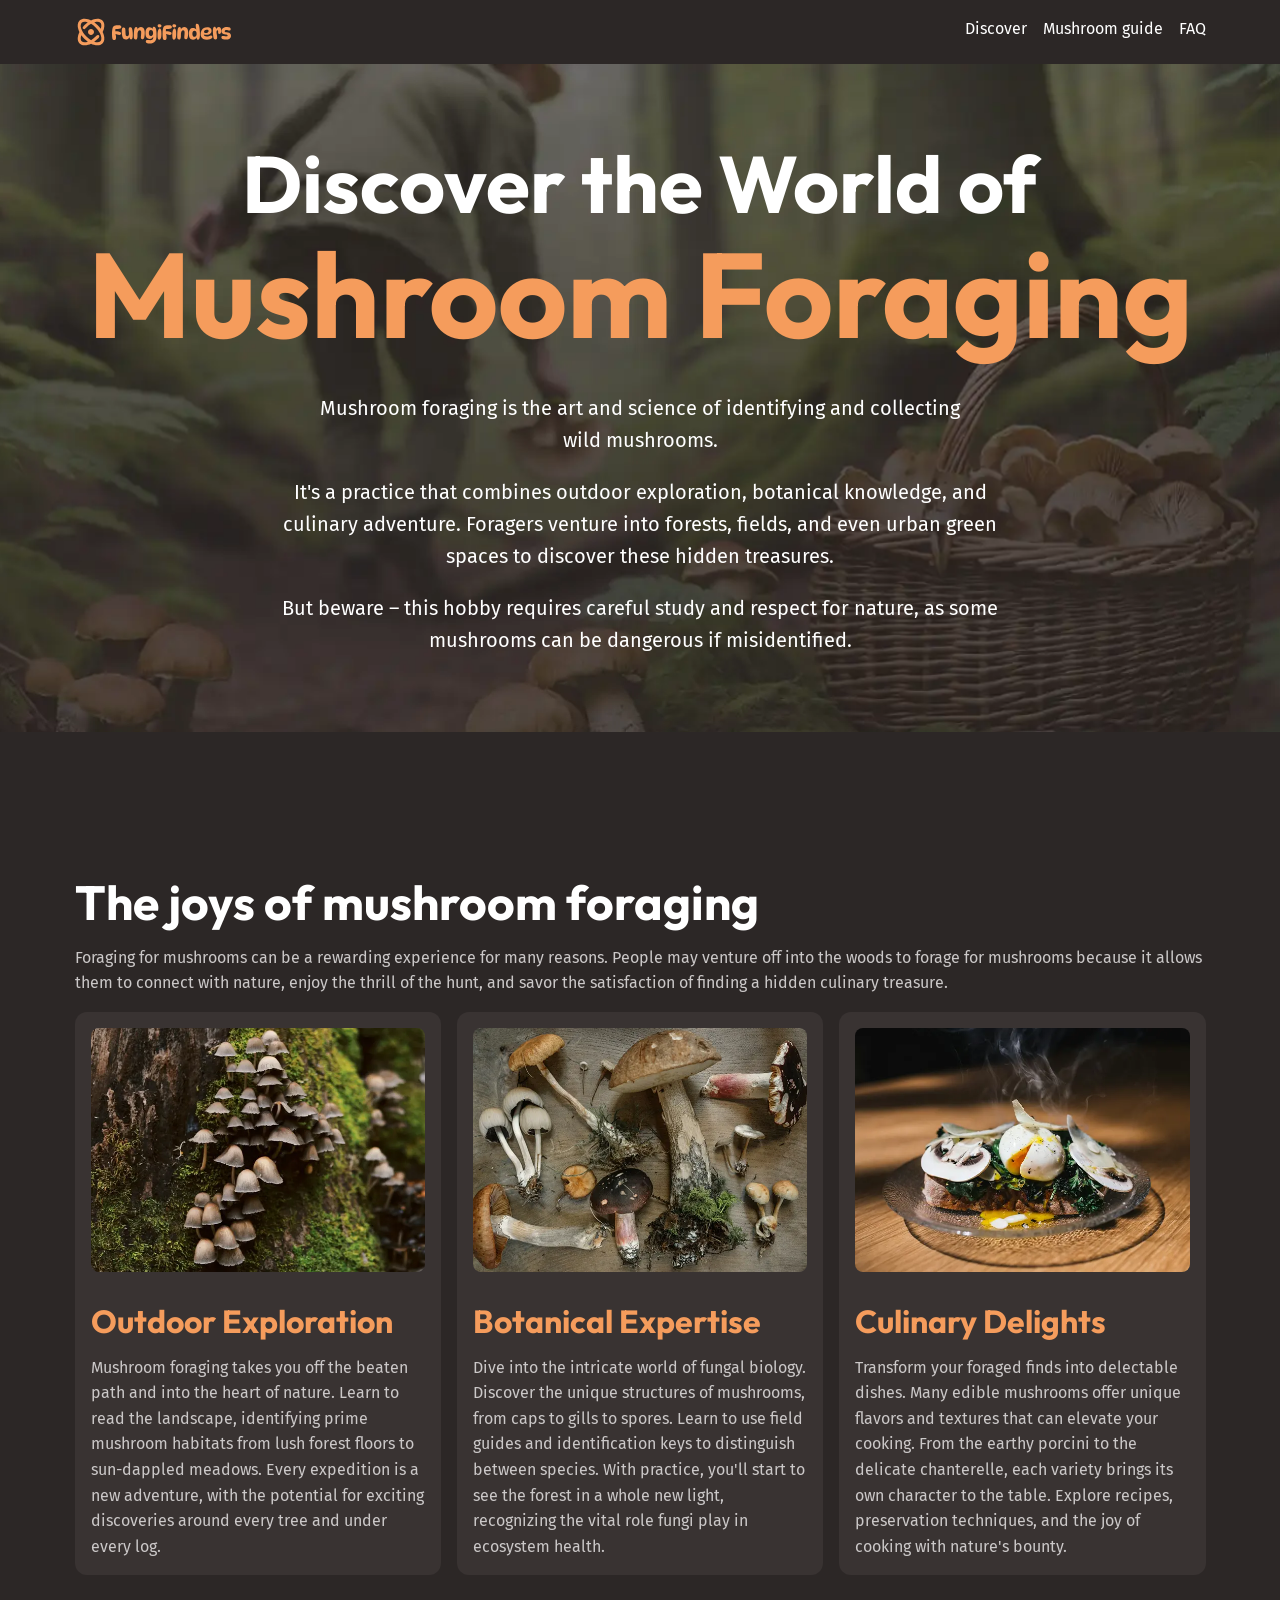
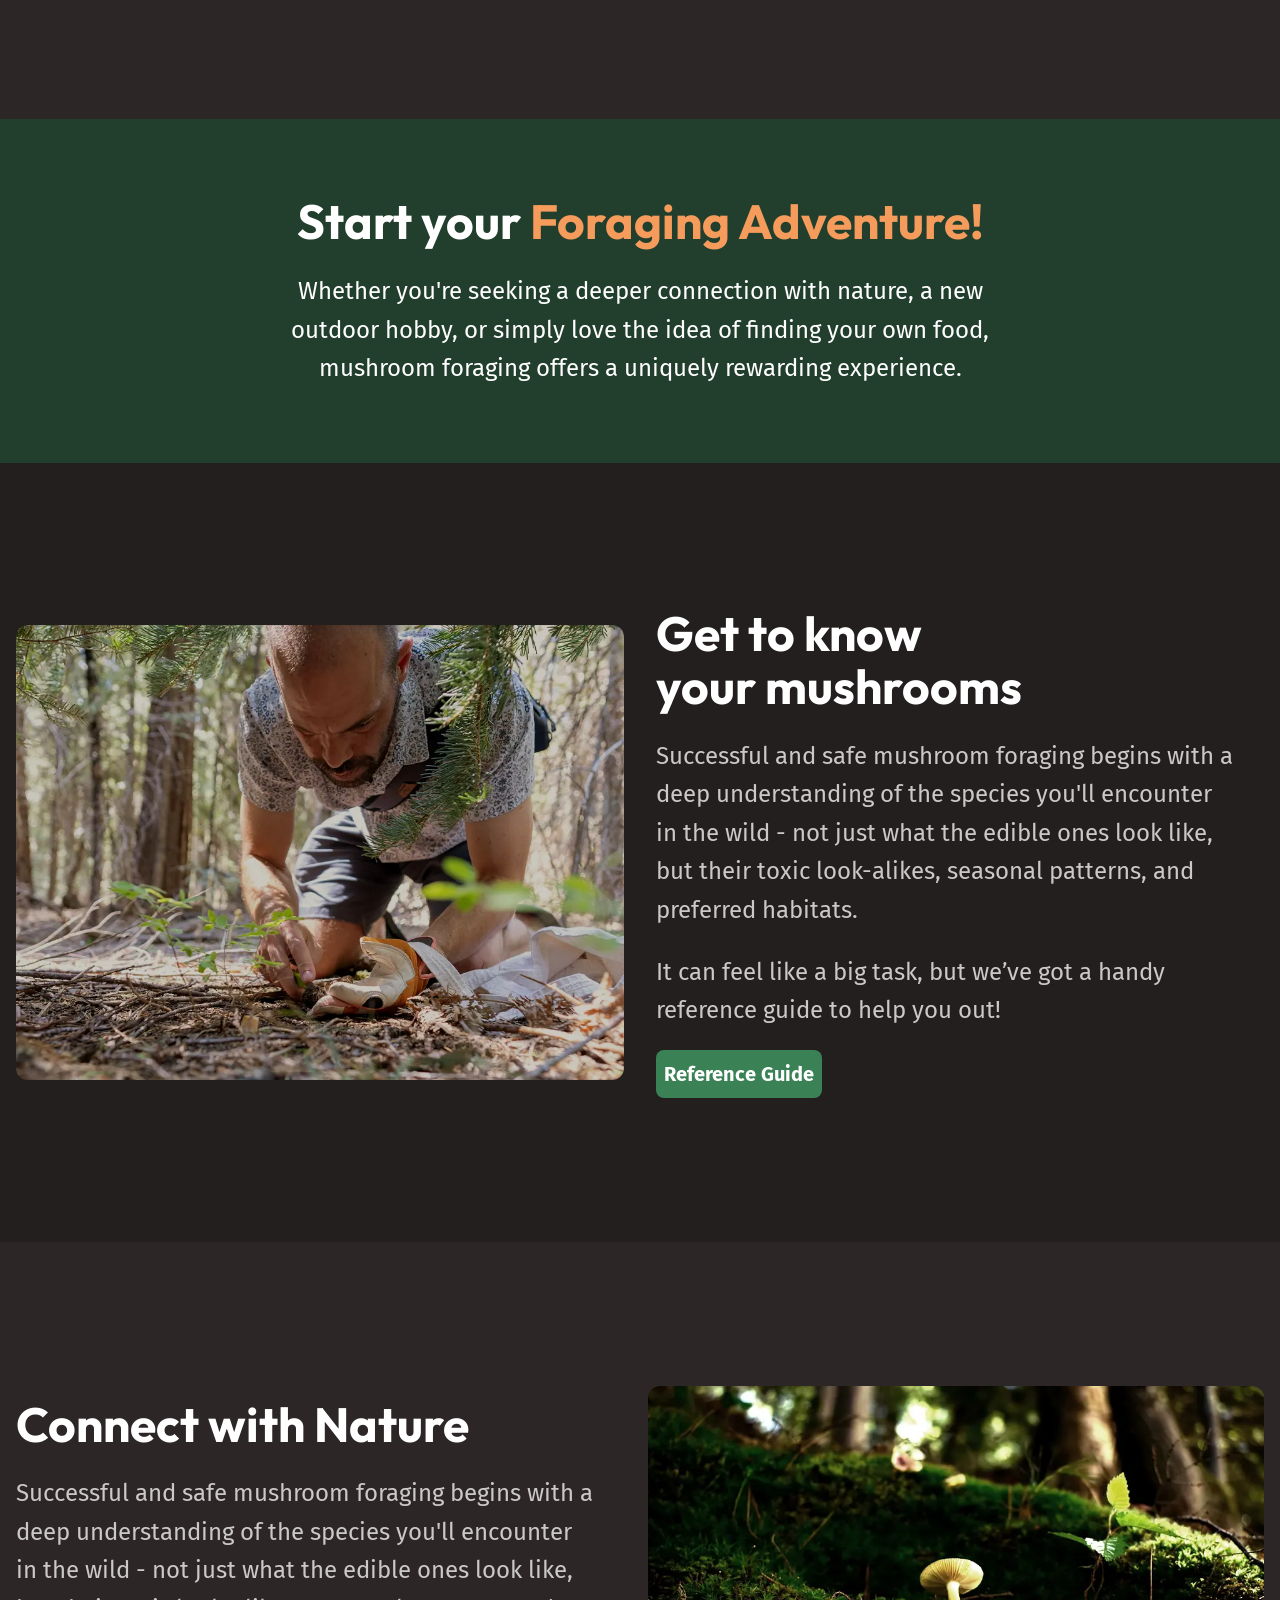
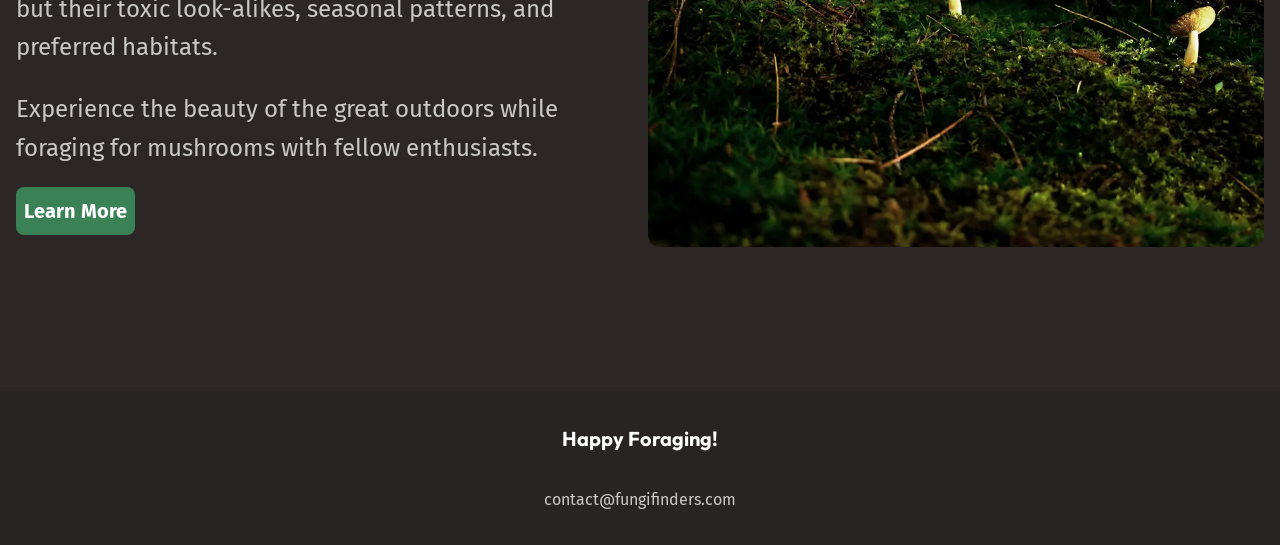
<file: index.html>
<!doctype html>
<html lang="en">
  <head>
    <meta charset="UTF-8" />
    <meta name="viewport" content="width=device-width, initial-scale=1.0" />
    <title>Document</title>

    <!-- googlefonts -->
    <link rel="preconnect" href="https://fonts.googleapis.com" />
    <link rel="preconnect" href="https://fonts.gstatic.com" crossorigin />
    <link
      href="https://fonts.googleapis.com/css2?family=Fira+Sans:wght@400;700&family=Outfit:wght@100..900&display=swap"
      rel="stylesheet"
    />
    <!-- styles -->
    <link rel="stylesheet" href="./styles/reset.css" />
    <link rel="stylesheet" href="./styles/colors.css" />
    <link rel="stylesheet" href="./styles/typography.css" />
    <link rel="stylesheet" href="./styles/styles.css" />
  </head>
  <body>
    <a class="skip-to-main" href="#main">Skip to main</a>
    <header class="primary-header">
      <div class="wrapper">
        <div class="primary-header__innner">
          <img src="assets/fungi-finders.svg" alt="Fungi Finders" />
          <button aria-controls="primary-nav" aria-expanded="false">
            <span class="sr-only">Menu</span>
            <img src="/assets/hamburger.svg" alt="" />
          </button>
          <nav id="primary-nav" class="primary-nav">
            <ul role="list">
              <li>
                <a href="/index.html">Discover</a>
              </li>
              <li>
                <a href="/mushroom-guide.html">Mushroom guide</a>
              </li>
              <li>
                <a href="/mushroom-guide.html#faq">FAQ</a>
              </li>
            </ul>
          </nav>
        </div>
      </div>
    </header>

    <main id="main">
      <section class="hero section" data-padding="compact">
        <div class="wrapper">
          <h1 class="hero__title">
            Discover the World of
            <span>Mushroom Foraging</span>
          </h1>
        </div>
        <div class="wrapper" data-width="narrow">
          <div class="flow">
            <p>
              Mushroom foraging is the art and science of identifying and
              collecting wild mushrooms.
            </p>
            <p>
              It's a practice that combines outdoor exploration, botanical
              knowledge, and culinary adventure. Foragers venture into forests,
              fields, and even urban green spaces to discover these hidden
              treasures.
            </p>
            <p>
              But beware – this hobby requires careful study and respect for
              nature, as some mushrooms can be dangerous if misidentified.
            </p>
          </div>
        </div>
      </section>

      <section class="section">
        <div class="wrapper flow">
          <h2 class="section-title">The joys of mushroom foraging</h2>
          <p>
            Foraging for mushrooms can be a rewarding experience for many
            reasons. People may venture off into the woods to forage for
            mushrooms because it allows them to connect with nature, enjoy the
            thrill of the hunt, and savor the satisfaction of finding a hidden
            culinary treasure.
          </p>
          <div class="equal-columns">
            <div class="card grid-flow">
              <div class="flow">
                <img
                  src="/assets/outdoor-exploration.webp"
                  alt="Tightly grouped brown mushrooms growing up the base on a mossy tree trunk."
                />
                <h3 class="card__title">Outdoor Exploration</h3>
                <p>
                  Mushroom foraging takes you off the beaten path and into the
                  heart of nature. Learn to read the landscape, identifying
                  prime mushroom habitats from lush forest floors to sun-dappled
                  meadows. Every expedition is a new adventure, with the
                  potential for exciting discoveries around every tree and under
                  every log.
                </p>
              </div>
            </div>
            <div class="card grid-flow">
              <div class="flow">
                <img
                  src="/assets/botanical-expertise.webp"
                  alt="Wild mushrooms on a table."
                />
                <h3 class="card__title">Botanical Expertise</h3>
                <p>
                  Dive into the intricate world of fungal biology. Discover the
                  unique structures of mushrooms, from caps to gills to spores.
                  Learn to use field guides and identification keys to
                  distinguish between species. With practice, you'll start to
                  see the forest in a whole new light, recognizing the vital
                  role fungi play in ecosystem health.
                </p>
              </div>
            </div>
            <div class="card grid-flow">
              <div class="flow">
                <img
                  src="/assets/culinary-delight.webp"
                  alt="A plate of food with mushrooms on top."
                />
                <h3 class="card__title">Culinary Delights</h3>
                <p>
                  Transform your foraged finds into delectable dishes. Many
                  edible mushrooms offer unique flavors and textures that can
                  elevate your cooking. From the earthy porcini to the delicate
                  chanterelle, each variety brings its own character to the
                  table. Explore recipes, preservation techniques, and the joy
                  of cooking with nature's bounty.
                </p>
              </div>
            </div>
          </div>
        </div>
      </section>

      <section
        class="section text-center background-accent"
        data-padding="compact"
      >
        <div class="wrapper" data-width="narrow">
          <div class="flow">
            <h2 class="section-title">
              Start your <span class="text-brand">Foraging Adventure!</span>
            </h2>
            <p class="font-size-lg text-high-contrast">
              Whether you're seeking a deeper connection with nature, a new
              outdoor hobby, or simply love the idea of finding your own food,
              mushroom foraging offers a uniquely rewarding experience.
            </p>
          </div>
        </div>
      </section>

      <section class="section background-extra-dark">
        <div
          class="wrapper equal-columns"
          data-width="wide"
          data-gap="large"
          data-alignment="centered"
        >
          <div>
            <img
              src="assets/get-to-know.webp"
              alt="A man on his hands and knees harvesting a wild mushroom in the forest."
            />
          </div>
          <div class="flow font-size-lg">
            <h2 class="section-title">Get to know your mushrooms</h2>
            <p>
              Successful and safe mushroom foraging begins with a deep
              understanding of the species you'll encounter in the wild - not
              just what the edible ones look like, but their toxic look-alikes,
              seasonal patterns, and preferred habitats.
            </p>
            <p>
              It can feel like a big task, but we’ve got a handy reference guide
              to help you out!
            </p>
            <a class="button" href="/mushroom-guide.html"
              ><span class="sr-only"
                >Learn more about the wild mushrooms using our handy</span
              >Reference Guide</a
            >
          </div>
        </div>
      </section>

      <section class="section">
        <div
          class="wrapper equal-columns"
          data-width="wide"
          data-alignment="centered"
        >
          <div class="flow font-size-lg">
            <h2 class="section-title">Connect with Nature</h2>
            <p>
              Successful and safe mushroom foraging begins with a deep
              understanding of the species you'll encounter in the wild - not
              just what the edible ones look like, but their toxic look-alikes,
              seasonal patterns, and preferred habitats.
            </p>
            <p>
              Experience the beauty of the great outdoors while foraging for
              mushrooms with fellow enthusiasts.
            </p>
            <a class="button" href="/mushroom-guide.html#faq"
              >Learn More
              <span class="sr-only">
                about the different types of mushrooms using our handy mushroom
                guide.
              </span></a
            >
          </div>
          <div>
            <img
              src="assets/nature.webp"
              alt="two small white mushrooms growing on a mossy forest floor."
            />
          </div>
        </div>
      </section>
    </main>

    <footer class="primary-footer">
      <p>Happy Foraging!</p>
      <a href="mailto:contact@fungifinders.com">contact@fungifinders.com</a>
    </footer>

    <script src="scripts/main.js"></script>
  </body>
</html>
</file>
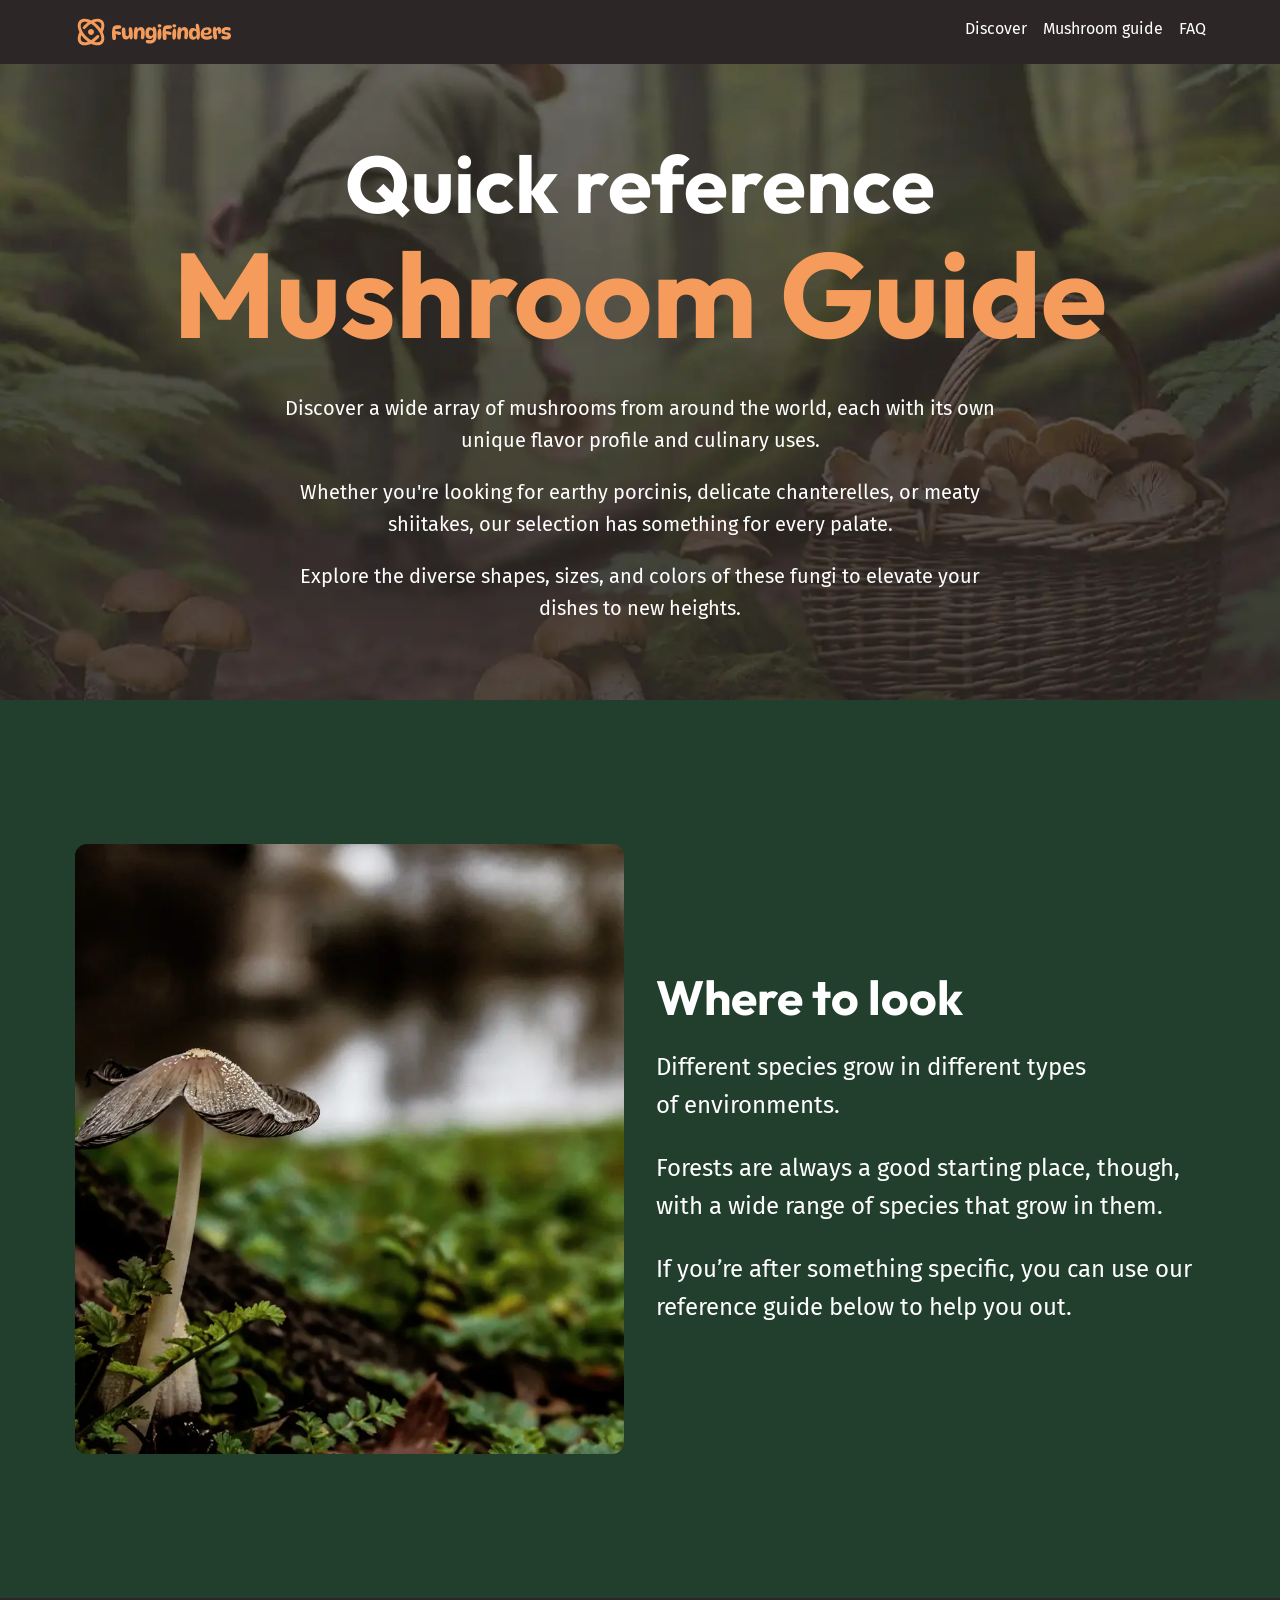
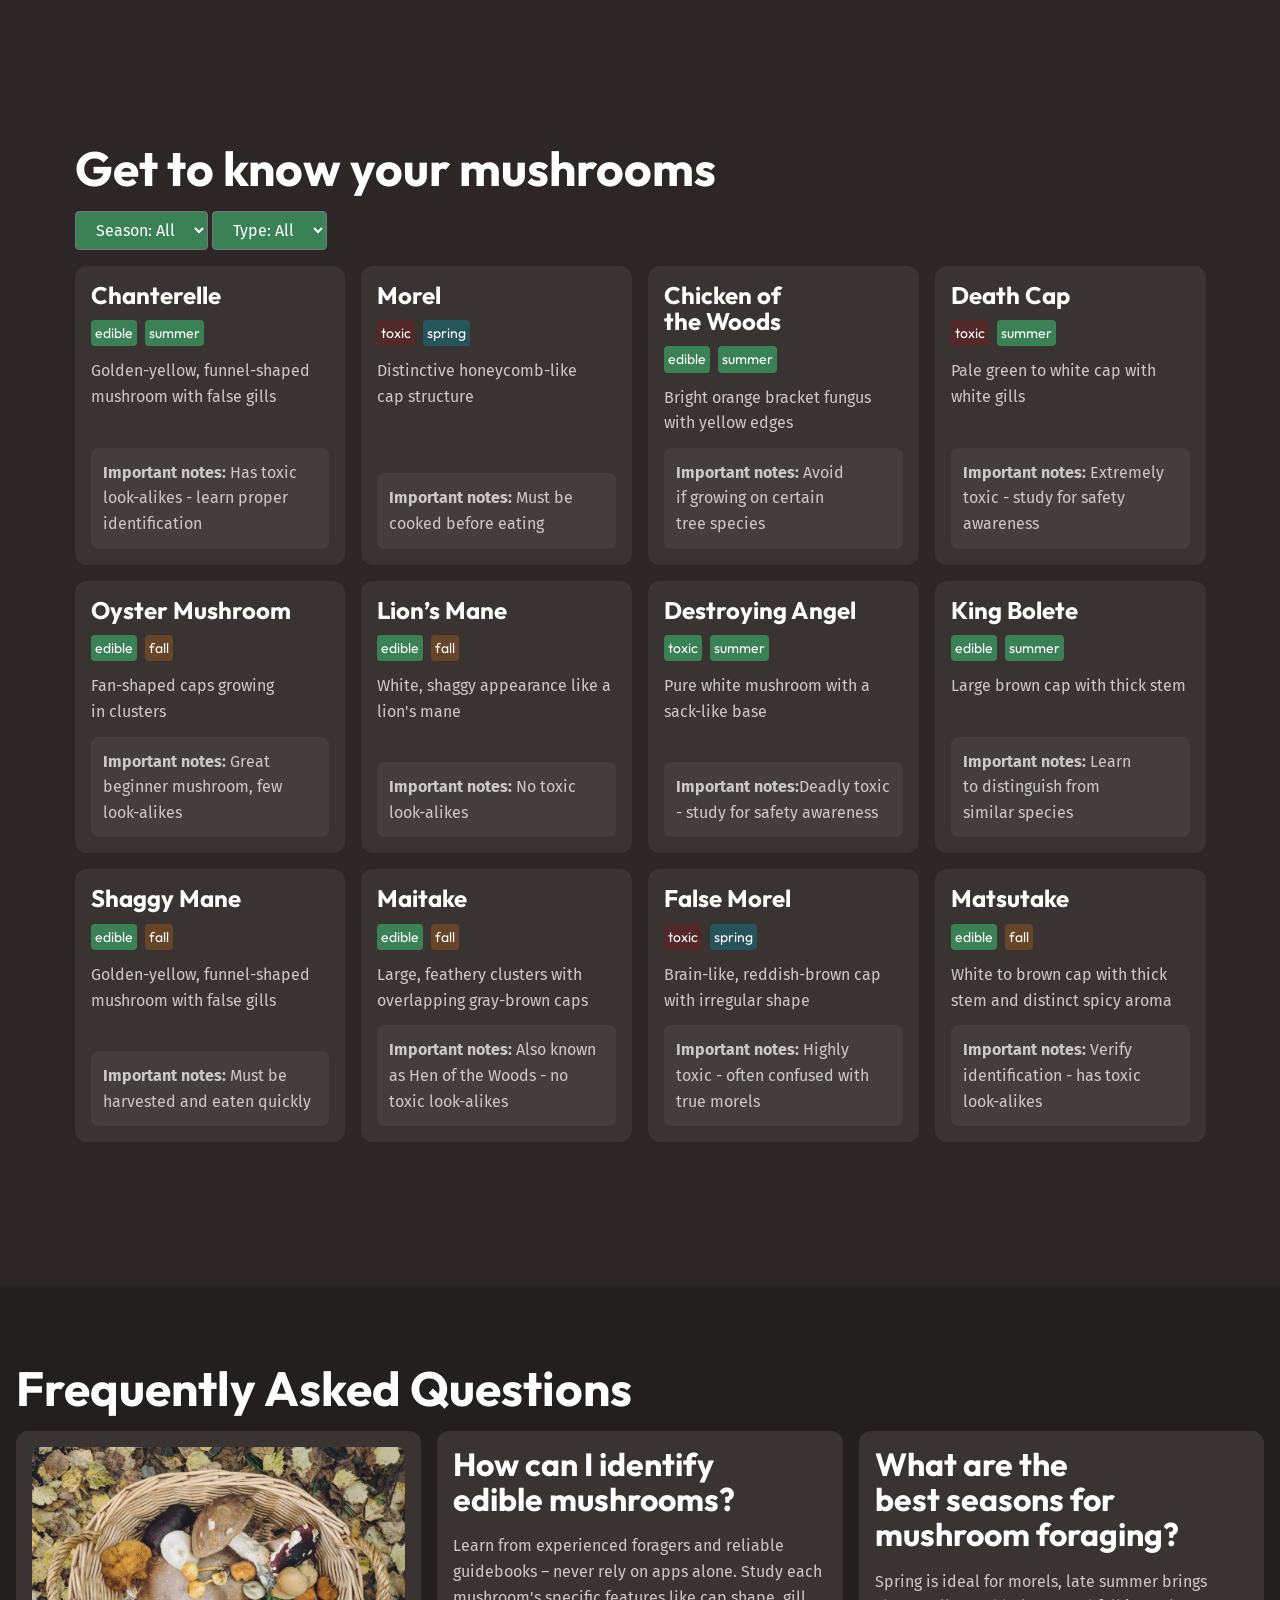
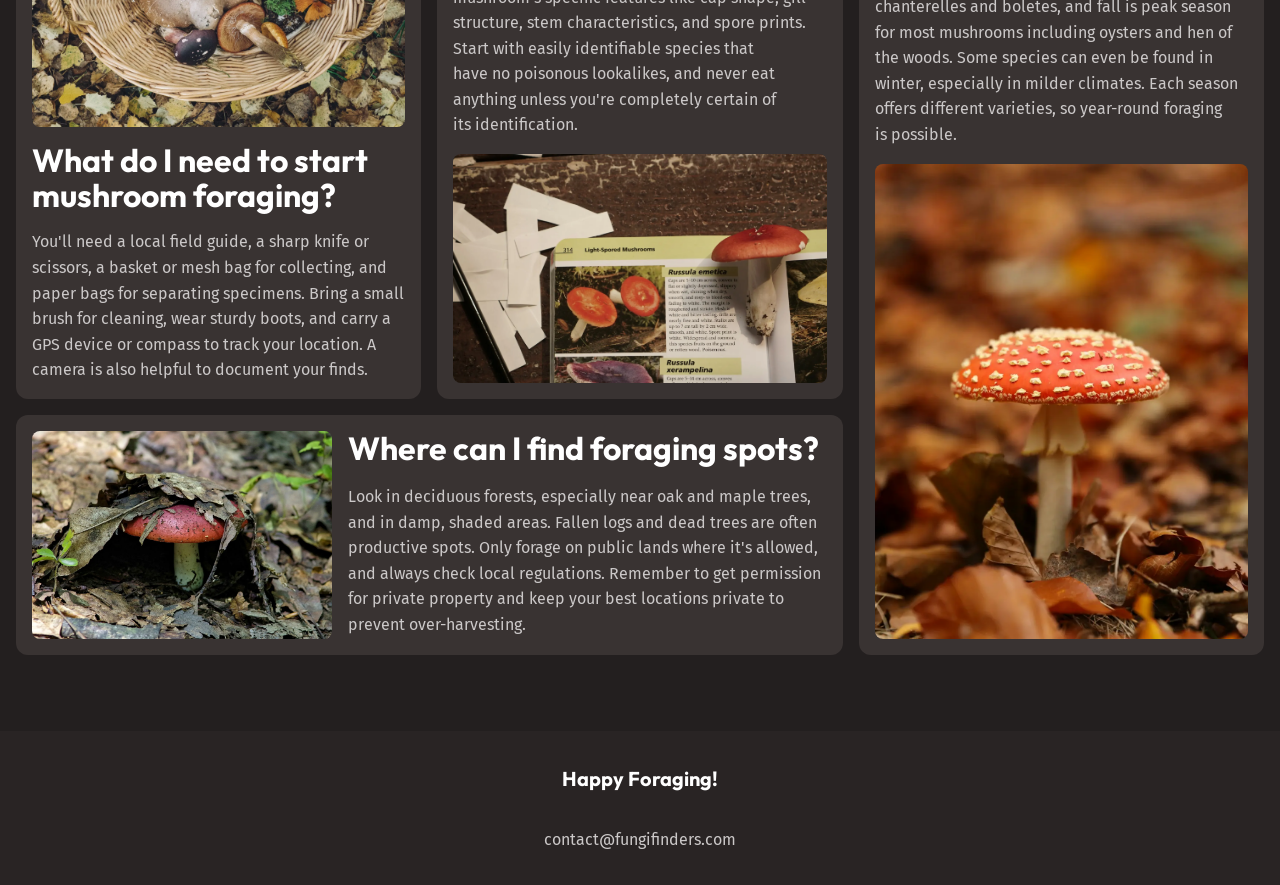
<file: mushroom-guide.html>
<!doctype html>
<html lang="en">
  <head>
    <meta charset="UTF-8" />
    <meta name="viewport" content="width=device-width, initial-scale=1.0" />
    <title>Document</title>

    <!-- googlefonts -->
    <link rel="preconnect" href="https://fonts.googleapis.com" />
    <link rel="preconnect" href="https://fonts.gstatic.com" crossorigin />
    <link
      href="https://fonts.googleapis.com/css2?family=Fira+Sans:wght@400;700&family=Outfit:wght@100..900&display=swap"
      rel="stylesheet"
    />
    <!-- styles -->
    <link rel="stylesheet" href="./styles/reset.css" />
    <link rel="stylesheet" href="./styles/colors.css" />
    <link rel="stylesheet" href="./styles/typography.css" />
    <link rel="stylesheet" href="./styles/styles.css" />
  </head>
  <body>
    <a class="skip-to-main" href="#main">Skip to main</a>
    <header class="primary-header">
      <div class="wrapper">
        <div class="primary-header__innner">
          <img src="assets/fungi-finders.svg" alt="Fungi Finders" />
          <button aria-controls="primary-nav" aria-expanded="false">
            <span class="sr-only">Menu</span>
            <img src="/assets/hamburger.svg" alt="" />
          </button>
          <nav id="primary-nav" class="primary-nav">
            <ul role="list">
              <li>
                <a href="/index.html">Discover</a>
              </li>
              <li>
                <a href="/mushroom-guide.html">Mushroom guide</a>
              </li>
              <li>
                <a href="/mushroom-guide.html#faq">FAQ</a>
              </li>
            </ul>
          </nav>
        </div>
      </div>
    </header>

    <main id="main">
      <section class="hero section" data-padding="compact">
        <div class="wrapper">
          <h1 class="hero__title">
            Quick reference<span>Mushroom Guide</span>
          </h1>
        </div>
        <div class="wrapper" data-width="narrow">
          <div class="flow">
            <p>
              Discover a wide array of mushrooms from around the world, each
              with its own unique flavor profile and culinary uses.
            </p>

            <p>
              Whether you're looking for earthy porcinis, delicate chanterelles,
              or meaty shiitakes, our selection has something for every palate.
            </p>

            <p>
              Explore the diverse shapes, sizes, and colors of these fungi to
              elevate your dishes to new heights.
            </p>
          </div>
        </div>
      </section>

      <section class="section background-accent">
        <div class="wrapper">
          <div class="equal-columns" data-alignment="centered" data-gap="large">
            <div>
              <img
                src="/assets/where-to-look.webp"
                alt="َA white mushroom with a large cap growing on the forest floor."
              />
            </div>
            <div class="flow font-size-lg text-high-contrast">
              <h2 class="section-title">Where to look</h2>
              <p>Different species grow in different types of environments.</p>
              <p>
                Forests are always a good starting place, though, with a wide
                range of species that grow in them.
              </p>
              <p>
                If you’re after something specific, you can use our reference
                guide below to help you out.
              </p>
            </div>
          </div>
        </div>
      </section>

      <section class="section mushroom-guide">
        <div class="wrapper flow">
          <h2 class="section-title">Get to know your mushrooms</h2>
          <div class="flex-group">
            <select name="season" id="season" hidden>
              <option value="all">Season: All</option>
              <option value="spring">Spring</option>
              <option value="summer">Summer</option>
              <option value="fall">Fall</option>
            </select>
            <select name="edible" id="edible" hidden>
              <option value="all">Type: All</option>
              <option value="edible">Edible</option>
              <option value="toxic">Toxic</option>
            </select>
          </div>

          <div class="grid-auto-fill">
            <div class="card">
              <h3 class="card__title">Chanterelle</h3>
              <ul
                class="tag-list"
                role="list"
                aria-label="Mushroom characteristics"
              >
                <li data-edible="edible">
                  <span class="sr-only">This mushroom is</span>
                  edible
                </li>
                <li data-season="summer">
                  <span class="sr-only"
                    >You can harvest this mushroom in the</span
                  >
                  summer
                </li>
              </ul>

              <p>Golden-yellow, funnel-shaped mushroom with false gills</p>
              <p class="card__note">
                <strong>Important notes:</strong> Has toxic look-alikes - learn
                proper identification
              </p>
            </div>
            <div class="card">
              <h3 class="card__title">Morel</h3>
              <ul
                class="tag-list"
                role="list"
                aria-label="Mushroom characteristics"
              >
                <li data-edible="toxic">
                  <span class="sr-only">This mushroom is</span>
                  toxic
                </li>
                <li data-season="spring">
                  <span class="sr-only"
                    >You can harvest this mushroom in the</span
                  >
                  spring
                </li>
              </ul>

              <p>Distinctive honeycomb-like cap structure</p>
              <p class="card__note">
                <strong>Important notes:</strong> Must be cooked before eating
              </p>
            </div>

            <div class="card">
              <h3 class="card__title">Chicken of the Woods</h3>
              <ul
                class="tag-list"
                role="list"
                aria-label="Mushroom characteristics"
              >
                <li data-edible="edible">
                  <span class="sr-only">This mushroom is</span>
                  edible
                </li>
                <li data-season="summer">
                  <span class="sr-only"
                    >You can harvest this mushroom in the</span
                  >
                  summer
                </li>
              </ul>

              <p>Bright orange bracket fungus with yellow edges</p>
              <p class="card__note">
                <strong>Important notes:</strong> Avoid if growing on certain
                tree species
              </p>
            </div>

            <div class="card">
              <h3 class="card__title">Death Cap</h3>
              <ul
                class="tag-list"
                role="list"
                aria-label="Mushroom characteristics"
              >
                <li data-edible="toxic">
                  <span class="sr-only">This mushroom is</span>
                  toxic
                </li>
                <li data-season="summer">
                  <span class="sr-only"
                    >You can harvest this mushroom in the</span
                  >
                  summer
                </li>
              </ul>

              <p>Pale green to white cap with white gills</p>
              <p class="card__note">
                <strong>Important notes:</strong> Extremely toxic - study for
                safety awareness
              </p>
            </div>
            <div class="card">
              <h3 class="card__title">Oyster Mushroom</h3>
              <ul
                class="tag-list"
                role="list"
                aria-label="Mushroom characteristics"
              >
                <li data-edible="edible">
                  <span class="sr-only">This mushroom is</span>
                  edible
                </li>
                <li data-season="fall">
                  <span class="sr-only"
                    >You can harvest this mushroom in the</span
                  >
                  fall
                </li>
              </ul>

              <p>Fan-shaped caps growing in clusters</p>
              <p class="card__note">
                <strong>Important notes:</strong> Great beginner mushroom, few
                look-alikes
              </p>
            </div>
            <div class="card">
              <h3 class="card__title">Lion’s Mane</h3>
              <ul
                class="tag-list"
                role="list"
                aria-label="Mushroom characteristics"
              >
                <li data-edible="edible">
                  <span class="sr-only">This mushroom is</span>
                  edible
                </li>
                <li data-season="fall">
                  <span class="sr-only"
                    >You can harvest this mushroom in the</span
                  >
                  fall
                </li>
              </ul>

              <p>White, shaggy appearance like a lion's mane</p>
              <p class="card__note">
                <strong>Important notes:</strong> No toxic look-alikes
              </p>
            </div>
            <div class="card">
              <h3 class="card__title">Destroying Angel</h3>
              <ul
                class="tag-list"
                role="list"
                aria-label="Mushroom characteristics"
              >
                <li data-edible="edible">
                  <span class="sr-only">This mushroom is</span>
                  toxic
                </li>
                <li data-season="summer">
                  <span class="sr-only"
                    >You can harvest this mushroom in the</span
                  >
                  summer
                </li>
              </ul>

              <p>Pure white mushroom with a sack-like base</p>
              <p class="card__note">
                <strong>Important notes:</strong>Deadly toxic - study for safety
                awareness
              </p>
            </div>
            <div class="card">
              <h3 class="card__title">King Bolete</h3>
              <ul
                class="tag-list"
                role="list"
                aria-label="Mushroom characteristics"
              >
                <li data-edible="edible">
                  <span class="sr-only">This mushroom is</span>
                  edible
                </li>
                <li data-season="summer">
                  <span class="sr-only"
                    >You can harvest this mushroom in the</span
                  >
                  summer
                </li>
              </ul>

              <p>Large brown cap with thick stem</p>
              <p class="card__note">
                <strong>Important notes:</strong> Learn to distinguish from
                similar species
              </p>
            </div>
            <div class="card">
              <h3 class="card__title">Shaggy Mane</h3>
              <ul
                class="tag-list"
                role="list"
                aria-label="Mushroom characteristics"
              >
                <li data-edible="edible">
                  <span class="sr-only">This mushroom is</span>
                  edible
                </li>
                <li data-season="fall">
                  <span class="sr-only"
                    >You can harvest this mushroom in the</span
                  >
                  fall
                </li>
              </ul>

              <p>Golden-yellow, funnel-shaped mushroom with false gills</p>
              <p class="card__note">
                <strong>Important notes:</strong> Must be harvested and eaten
                quickly
              </p>
            </div>
            <div class="card">
              <h3 class="card__title">Maitake</h3>
              <ul
                class="tag-list"
                role="list"
                aria-label="Mushroom characteristics"
              >
                <li data-edible="edible">
                  <span class="sr-only">This mushroom is</span>
                  edible
                </li>
                <li data-season="fall">
                  <span class="sr-only"
                    >You can harvest this mushroom in the</span
                  >
                  fall
                </li>
              </ul>

              <p>Large, feathery clusters with overlapping gray-brown caps</p>
              <p class="card__note">
                <strong>Important notes:</strong> Also known as Hen of the Woods
                - no toxic look-alikes
              </p>
            </div>
            <div class="card">
              <h3 class="card__title">False Morel</h3>
              <ul
                class="tag-list"
                role="list"
                aria-label="Mushroom characteristics"
              >
                <li data-edible="toxic">
                  <span class="sr-only">This mushroom is</span>
                  toxic
                </li>
                <li data-season="spring">
                  <span class="sr-only"
                    >You can harvest this mushroom in the</span
                  >
                  spring
                </li>
              </ul>

              <p>Brain-like, reddish-brown cap with irregular shape</p>
              <p class="card__note">
                <strong>Important notes:</strong> Highly toxic - often confused
                with true morels
              </p>
            </div>
            <div class="card">
              <h3 class="card__title">Matsutake</h3>
              <ul
                class="tag-list"
                role="list"
                aria-label="Mushroom characteristics"
              >
                <li data-edible="edible">
                  <span class="sr-only">This mushroom is</span>
                  edible
                </li>
                <li data-season="fall">
                  <span class="sr-only"
                    >You can harvest this mushroom in the</span
                  >
                  fall
                </li>
              </ul>

              <p>White to brown cap with thick stem and distinct spicy aroma</p>
              <p class="card__note">
                <strong>Important notes:</strong> Verify identification - has
                toxic look-alikes
              </p>
            </div>
          </div>
            
          <div class="no-results-message" hidden>
            No cards match these filters
          </div>
        </div>
      </section>

      <!-- FAQ section -->
      <section class="background-extra-dark section" data-padding="compact">
        <div id="faq" class="wrapper flow" data-width="wide">
          <h2 class="section-title">Frequently Asked Questions</h2>
          <div class="faq-bento">
            <div class="card">
              <img
                src="/assets/start-foraging.webp"
                alt="a basket full of a viarity of wild mushrooms"
              />
              <h3 class="card__title">
                What do I need to start mushroom foraging?
              </h3>
              <p>
                You'll need a local field guide, a sharp knife or scissors, a
                basket or mesh bag for collecting, and paper bags for separating
                specimens. Bring a small brush for cleaning, wear sturdy boots,
                and carry a GPS device or compass to track your location. A
                camera is also helpful to document your finds.
              </p>
            </div>

            <div class="card">
              <img
                src="/assets/identify-mushrooms.webp"
                alt="A wild mushroom on top of a page in a mushroom identification book, giving detailed information about that mushroom"
              />
              <h3 class="card__title">How can I identify edible mushrooms?</h3>
              <p>
                Learn from experienced foragers and reliable guidebooks – never
                rely on apps alone. Study each mushroom's specific features like
                cap shape, gill structure, stem characteristics, and spore
                prints. Start with easily identifiable species that have no
                poisonous lookalikes, and never eat anything unless you're
                completely certain of its identification.
              </p>
            </div>

            <div class="card">
              <img
                src="/assets/where-to-find.webp"
                alt="A mushroom under a pile of leaves, with only one side of it visible"
              />
              <h3 class="card__title">Where can I find foraging spots?</h3>
              <p>
                Look in deciduous forests, especially near oak and maple trees,
                and in damp, shaded areas. Fallen logs and dead trees are often
                productive spots. Only forage on public lands where it's
                allowed, and always check local regulations. Remember to get
                permission for private property and keep your best locations
                private to prevent over-harvesting.
              </p>
            </div>

            <div class="card">
              <img
                src="/assets/best-seasons.webp"
                alt="A white stemmed mushroom, with a bright orange cap with white spots"
              />
              <h3 class="card__title">
                What are the best seasons for mushroom foraging?
              </h3>
              <p>
                Spring is ideal for morels, late summer brings chanterelles and
                boletes, and fall is peak season for most mushrooms including
                oysters and hen of the woods. Some species can even be found in
                winter, especially in milder climates. Each season offers
                different varieties, so year-round foraging is possible.
              </p>
            </div>
          </div>
        </div>
      </section>
    </main>

    <footer class="primary-footer">
      <p>Happy Foraging!</p>
      <a href="mailto:contact@fungifinders.com">contact@fungifinders.com</a>
    </footer>

    <script src="scripts/main.js"></script>
    <script src="scripts/crad-filter.js"></script>
  </body>
</html>
</file>
<file: styles/colors.css>
:root {
  --clr-white: hsl(0, 0%, 100%);

  --clr-gray-100: hsl(0, 2%, 79%);

  --clr-brand-400: hsl(25, 88%, 75%);
  --clr-brand-500: hsl(25, 88%, 66%);

  --clr-green-400: hsl(143, 19%, 49%);
  --clr-green-500: hsl(143, 38%, 37%);
  --clr-green-600: hsl(145, 29%, 19%);

  --clr-brown-500: hsl(10, 5%, 25%);
  --clr-brown-600: hsl(9, 7%, 21%);
  --clr-brown-700: hsl(9, 8%, 16%);
  --clr-brown-800: hsl(0, 6%, 15%);
  --clr-brown-900: hsl(0, 6%, 13%);

  --clr-orange-500: hsl(28, 43%, 28%);

  --clr-red-500: hsl(359, 34%, 24%);

  --clr-teal-500: hsl(186, 42%, 25%);
}
</file>
<file: styles/typography.css>
:root {
  --ff-heading: "Outfit", sans-serif;
  --ff-body: "Fira Sans", sans-serif;

  --fs-300: 0.875rem;
  --fs-400: 1rem;
  --fs-500: 1.125rem;
  --fs-600: 1.25rem;
  --fs-700: 1.5rem;
  --fs-800: 2rem;
  --fs-900: 3.75rem;
  --fs-1000: 3.75rem;

  @media (width > 760px) {
    --fs-300: 0.875rem;
    --fs-400: 1rem;
    --fs-500: 1.25rem;
    --fs-600: 1.5rem;
    --fs-700: 2rem;
    --fs-800: 3rem;
    --fs-900: 5rem;
    --fs-1000: 7.5rem;
  }
}
</file>
<file: styles/styles.css>
:root {
  --text-main: var(--clr-gray-100);
  --text-high-contrast: var(--clr-white);
  --text-brand: var(--clr-brand-500);
  --text-brand-light: var(--clr-brand-400);

  --background-accent-light: var(--clr-green-400);
  --background-accent-main: var(--clr-green-500);
  --background-accent-dark: var(--clr-green-600);

  --background-extra-light: var(--clr-brown-500);
  --background-light: var(--clr-brown-600);
  --background-main: var(--clr-brown-700);
  --background-dark: var(--clr-brown-800);
  --background-extra-dark: var(--clr-brown-900);

  --font-family-heading: var(--ff-heading);
  --font-family-body: var(--ff-body);

  --font-size-heading-sm: var(--fs-700);
  --font-size-heading-regular: var(--fs-800);
  --font-size-heading-lg: var(--fs-900);
  --font-size-heading-xl: var(--fs-1000);

  --font-size-sm: var(--fs-300);
  --font-size-regular: var(--fs-400);
  --font-size-md: var(--fs-500);
  --font-size-lg: var(--fs-600);

  --border-radius-1: 0.25rem;
  --border-radius-2: 0.5rem;
  --border-radius-3: 0.75rem;
}

@view-transition {
  navigation: auto;
}

@layer reset {
  html {
    font-family: var(--ff-body);
    line-height: 1.6;
    scroll-padding: 3rem;
  }

  @media (prefers-reduced-motion: no-preference) {
    html {
      scroll-behavior: smooth;
    }
  }

  body {
    background-color: var(--background-main);
    color: var(--text-main);
    font-size: var(--font-size-regular);

    h1,
    h2,
    h3,
    h4 {
      font-family: var(--ff-heading);
      color: var(--text-high-contrast);
    }

    h1 {
      font-size: var(--font-size-heading-lg);
    }

    a {
      color: var(--text-high-contrast);
    }

    a:hover,
    a:focus-visible {
      color: var(--text-brand-light);
    }

    img {
      border-radius: var(--border-radius-3);
    }
  }
}

@layer layout {
  .flow > * + * {
    margin-top: 1em;
  }

  .grid-flow {
    gap: var(--grid-flow-gap, 1rem);
  }

  .equal-columns {
    display: grid;
    gap: var(--equal-columns-gap, 1rem);
    align-items: var(--equal-columns-vertical-alignment, stretch);

    @media (width > 760px) {
      grid-auto-flow: column;
      grid-auto-columns: 1fr;
    }

    &[data-gap="large"] {
      --equal-columns-gap: 2rem;
    }

    &[data-alignment="centered"] {
      --equal-columns-vertical-alignment: center;
    }
  }

  .section {
    --padding-block: 3.75rem;

    padding-block: var(--padding-block);

    @media (width > 720px) {
      padding-block: 8rem;
    }

    &[data-padding="compact"] {
      padding-block: var(--padding-block);
    }
  }

  .wrapper {
    --wraper-max-width: 1131px;
    --wrappper-width-wide: 1344px;
    --wrapper-width-narrow: 720px;

    max-width: var(--wraper-max-width);
    margin-inline: auto;
    padding: 1rem;

    box-sizing: content-box;

    &[data-width="wide"] {
      max-width: var(--wrappper-width-wide);
    }
    &[data-width="narrow"] {
      max-width: var(--wrapper-width-narrow);
    }
  }

  /* mushroom page */
  .grid-auto-fill {
    display: grid;
    gap: 1rem 1rem;
    grid-template-columns: repeat(auto-fill, minmax(min(250px, 100%), 1fr));
  }

  /* .flex-group {
    display: flex;
    gap: 1rem;
  } */
}

@layer components {
  .skip-to-main:not(:focus) {
    clip: rect(0 0 0 0);
    clip-path: inset(50%);
    height: 1px;
    overflow: hidden;
    position: absolute;
    white-space: nowrap;
    width: 1px;
  }

  .skip-to-main {
    position: absolute;
    background-color: var(--background-accent-main);
    top: 1rem;
    left: 2rem;
    padding: 1rem;
    border: 0;
    border-radius: var(--border-radius-2);
  }
  .primary-header {
    overflow-x: clip;
    position: relative;
  }

  .primary-header__innner {
    display: flex;
    flex-wrap: wrap;
    gap: 1rem;
    justify-content: space-between;
  }

  [aria-controls="primary-nav"] {
    z-index: 200;
    cursor: pointer;
    background: transparent;
    border: 0;
    display: none;
    img {
      border-radius: 0;
    }

    @media (width < 720px) {
      display: inline-block;
    }
  }

  .primary-nav {
    ul {
      display: flex;
      flex-wrap: wrap;
      gap: 0.5rem 1rem;
    }

    a {
      text-decoration: none;
    }

    @media (width < 720px) {
      display: none;
      opacity: 0;
      transition:
        opacity 0.4s,
        display 0.4s,
        translate 0.4s;

      transition-behavior: allow-discrete;
      translate: 100% 0;

      position: absolute;
      z-index: 100;
      top: 0;
      right: 0;
      font-size: var(--font-size-lg);
      font-family: var(--ff-heading);
      background-color: var(--background-accent-main);
      padding: 2rem;
      font-weight: 700;
      border-radius: 0 0 0 var(--border-radius-2);

      ul {
        gap: 0;
        flex-direction: column;
      }

      li {
        --delay: 0.5s;
        translate: 50%;
        /* tranition + delay */

        transition:
          translate 0.5s var(--delay),
          opacity 0.5s var(--delay);
      }
      li:nth-child(1) {
        --delay: 0.725s;
      }
      li:nth-child(2) {
        --delay: 1s;
      }
      li:nth-child(3) {
        --delay: 1.2s;
      }

      /* li:not(:first-child) {} */
      li + li {
        margin-block-start: 1rem;
        padding-block-start: 1rem;
        border-top: 2px solid var(--background-accent-light);
      }
    }

    /* same as commented code */
    [aria-expanded="true"] ~ & {
      display: block;
      opacity: 1;
      translate: 0 0;
      @starting-style {
        opacity: 0;
        translate: 0 -100%;
      }

      li {
        translate: 0 0;
        opacity: 1;

        @starting-style {
          opacity: 0;
          translate: 50% 0;
        }
      }
    }
  }

  /* @media (width < 720px) {
    [aria-expanded="true"] ~ .primary-nav {
      display: block;
    }
  } */

  .hero {
    text-align: center;
    font-size: var(--font-size-md);
    color: var(--text-high-contrast);
    background-image: url("/assets/hero.webp");
    background-size: cover;
    background-position: center;
  }

  .hero__title {
    font-size: var(--font-size-heading-lg);

    span {
      font-size: var(--font-size-heading-xl);
      /* font-size: 7.5rem; */
      color: var(--text-brand);
      display: block;
    }
  }

  .mushroom-guide {
    --card-title-font-size: var(--font-size-lg);
    --card-title-color: var(--text-high-contrast);
    --card-gap: 0.75rem;
  }

  .card {
    display: flex;
    flex-direction: column;

    gap: var(--card-gap, 1rem);
    padding: 1rem;

    background-color: var(--background-light);
    border-radius: var(--border-radius-3);

    img {
      border-radius: var(--border-radius-2);
    }
  }

  .card__title {
    font-size: var(--card-title-font-size, var(--font-size-heading-sm));
    color: var(--card-title-color, var(--text-brand));
  }

  .card__note {
    background-color: var(--background-extra-light);
    padding: 0.75rem;
    border-radius: var(--border-radius-2);
    margin-block-start: auto;
  }

  .button {
    display: inline-flex;
    text-decoration: none;
    padding: 0.5rem;
    background-color: var(--background-accent-main);
    font-size: var(--font-size-md);
    border-radius: var(--border-radius-2);
    cursor: pointer;
    font-weight: 700;
    &:hover,
    &:focus-visible {
      color: var(--text-high-contrast);
      background-color: var(--background-accent-light);
    }
  }

  .primary-footer {
    text-align: center;
    background-color: var(--background-dark);
    padding: 2rem;
    display: grid;
    gap: 2rem;

    p {
      font-weight: 700;
      font-family: var(--ff-heading);
      font-size: var(--font-size-md);
      color: var(--text-high-contrast);
    }

    a {
      text-decoration: none;
      color: var(--text-main);
    }
    a:hover,
    a:focus-visible {
      color: var(--text-brand);
    }
  }

  .tag-list {
    display: flex;
    flex-wrap: wrap;
    gap: 0.5rem;

    li {
      font-family: var(--ff-heading);
      font-size: var(--font-size-sm);
      color: var(--text-high-contrast);
      border-radius: var(--border-radius-1);
      background-color: var(--tag-bg-clr);
      padding: 0.125rem 0.25rem;
    }

    [data-edible="edible"] {
      --tag-bg-clr: var(--background-accent-main);
    }
    [data-edible="toxic"] {
      --tag-bg-clr: var(--clr-red-500);
    }
    [data-season="summer"] {
      --tag-bg-clr: var(--background-accent-main);
    }
    [data-season="spring"] {
      --tag-bg-clr: var(--clr-teal-500);
    }
    [data-season="fall"] {
      --tag-bg-clr: var(--clr-orange-500);
    }
  }

  select {
    padding: 0.5rem 1rem;
    background-color: var(--background-accent-main);
    border-radius: var(--border-radius-1);
    color: var(--text-high-contrast);
  }

  .faq-bento {
    --card-title-color: var(--text-high-contrast);

    display: grid;
    gap: 1rem;
    grid-template-areas:
      "card-one"
      "card-two"
      "card-three"
      "card-four";

    .card:nth-child(1) {
      grid-area: card-one;
    }
    .card:nth-child(2) {
      grid-area: card-two;
    }
    .card:nth-child(3) {
      grid-area: card-three;
    }
    .card:nth-child(4) {
      grid-area: card-four;
    }

    .card > img {
      height: 100%;
      object-fit: cover;
    }

    @media (width > 600px) {
      grid-template-columns: repeat(2, 1fr);
      grid-template-areas:
        "card-one card-two"
        "card-three card-four";

      .card:nth-child(even) img {
        order: 3;
      }
    }

    @media (width > 900px) {
      grid-template-columns: repeat(3, 1fr);

      grid-template-areas:
        "card-one card-two card-four"
        "card-three card-three card-four";

      .card:nth-child(3) {
        display: grid;
        grid-template-columns: 300px 1fr;

        img {
          grid-column: 1;
          grid-row: 1 / 3;
        }
      }
    }
  }
}

@layer utilities {
  [hidden] {
    display: none;
  }
  .text-center {
    text-align: center;
  }
  .text-brand {
    color: var(--text-brand);
  }
  .text-high-contrast {
    color: var(--text-high-contrast);
  }

  .section-title {
    font-size: var(--font-size-heading-regular);
  }

  .background-base {
    background-color: var(--background-base);
  }
  .background-light {
    background-color: var(--background-light);
  }
  .background-extra-light {
    background-color: var(--background-extra-light);
  }
  .background-dark {
    background-color: var(--background-dark);
  }
  .background-extra-dark {
    background-color: var(--background-extra-dark);
  }

  .background-accent {
    background-color: var(--background-accent-dark);
  }

  .font-size-sm {
    font-size: var(--font-size-sm);
  }
  .font-size-regular {
    font-size: var(--font-size-regular);
  }
  .font-size-md {
    font-size: var(--font-size-md);
  }
  .font-size-lg {
    font-size: var(--font-size-lg);
  }
  /* visually-hidden for screen readers */
  .sr-only {
    clip: rect(0 0 0 0);
    clip-path: inset(50%);
    height: 1px;
    overflow: hidden;
    position: absolute;
    white-space: nowrap;
    width: 1px;
  }
}
</file>
